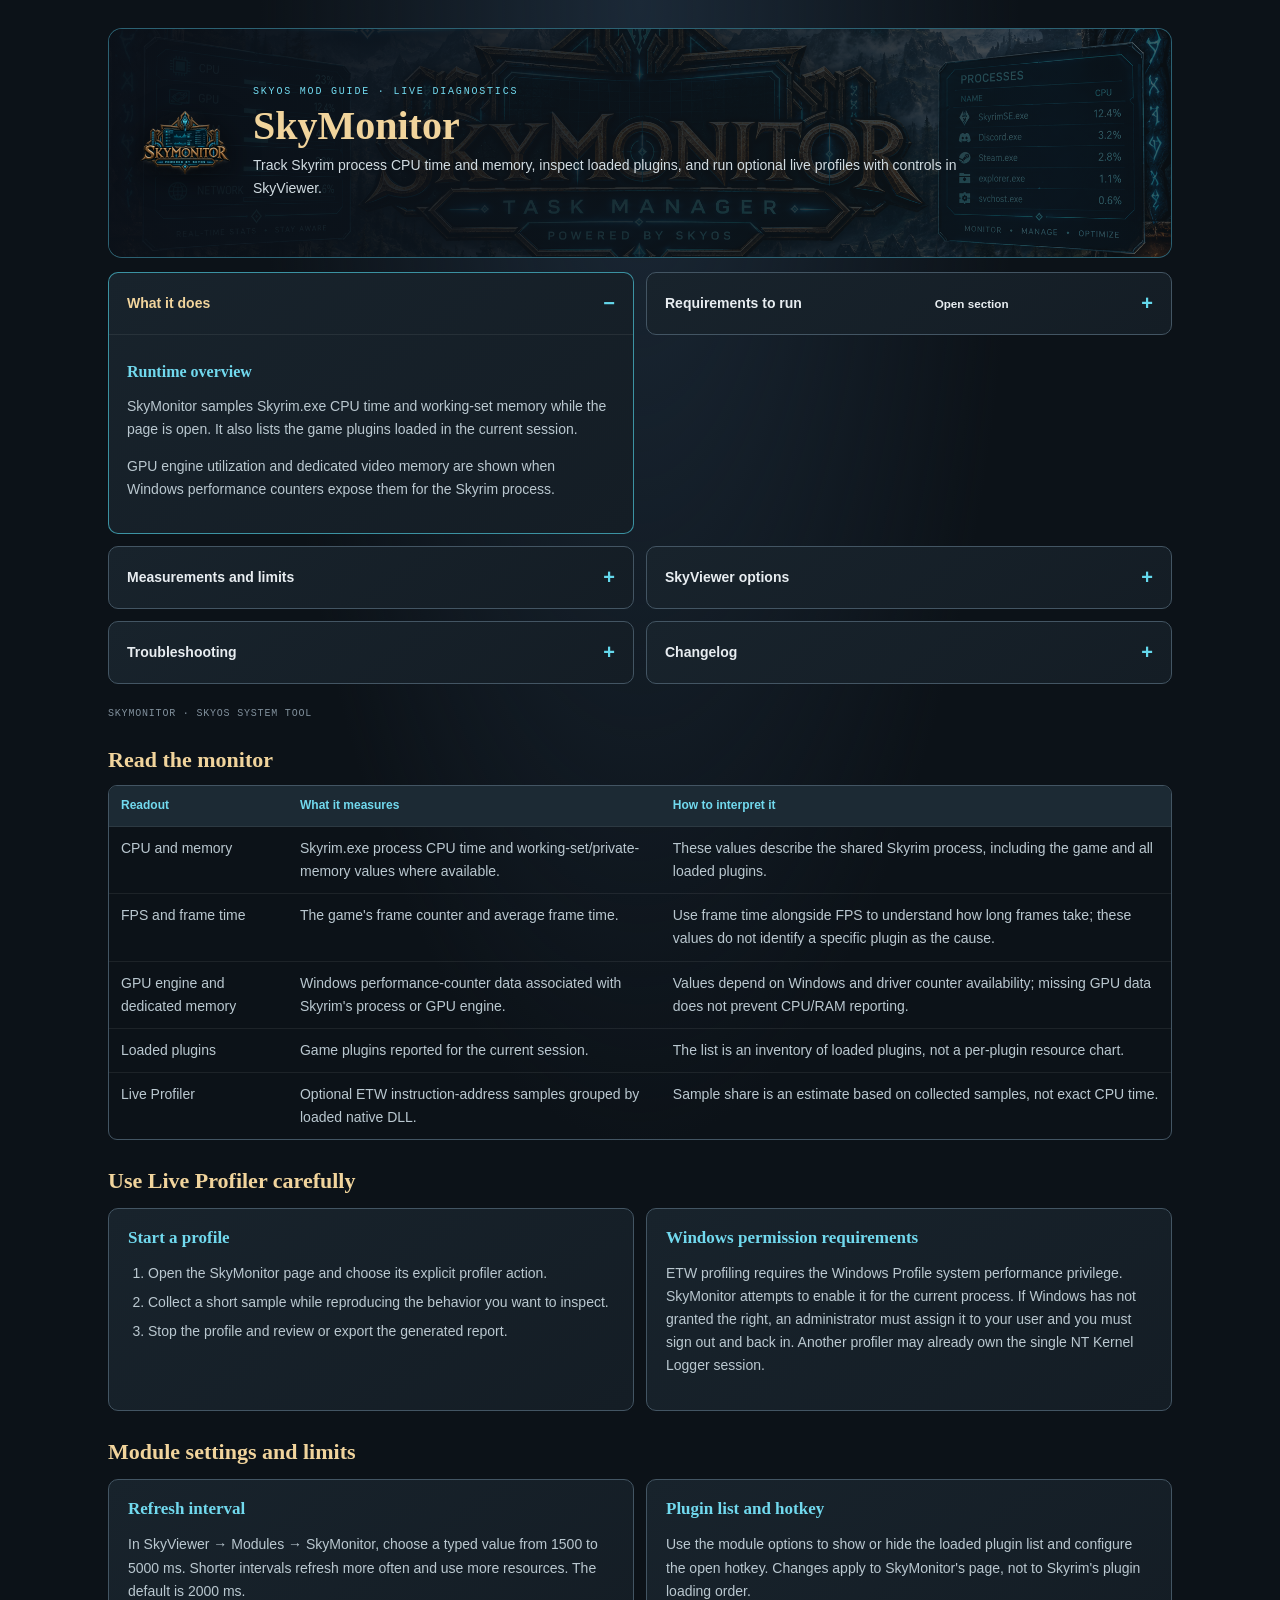
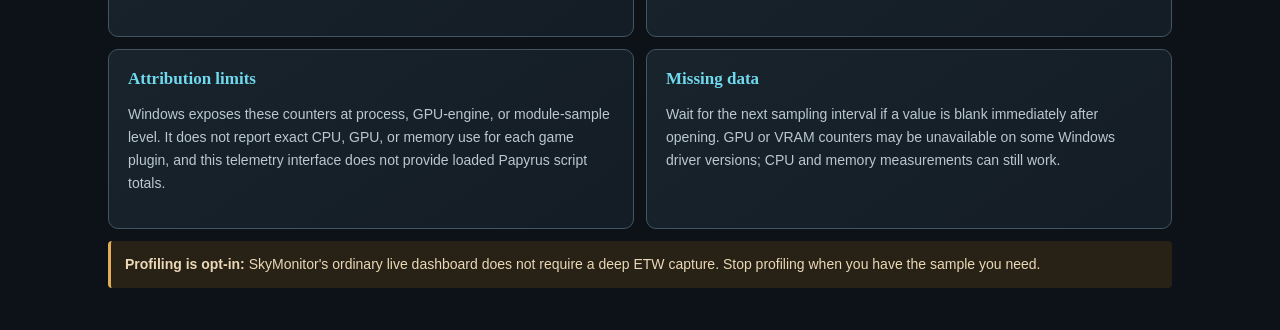
<file: data/SKSE/Plugins/SkyOS/Mods/SkyMonitor/SkyDocuments/SkyMonitor.html>
<!doctype html><html lang="en"><meta charset="utf-8"><meta name="viewport" content="width=device-width,initial-scale=1"><title>SkyMonitor · Mod Guide</title><style>*{box-sizing:border-box}html,body{margin:0;background:#0c1218;color:#e8edf1;font:14px/1.6 'Segoe UI',sans-serif}main{max-width:1050px;margin:auto;padding:28px}.hero{position:relative;isolation:isolate;min-height:220px;display:flex;align-items:center;overflow:hidden;padding:28px;border:1px solid #55cbea66;border-radius:14px;background:#101a22}.hero:before{position:absolute;z-index:-2;inset:0;content:'';background:url('../banner.png') center 46%/cover;opacity:.48}.hero:after{position:absolute;z-index:-1;inset:0;content:'';background:linear-gradient(90deg,#0b1119ef,#0c1419a8 70%,#0c141966)}.brand{display:flex;align-items:center;gap:20px}.brand img{width:104px;height:104px;object-fit:contain;filter:drop-shadow(0 5px 16px #000b)}.eyebrow{margin:0;color:#71d9ee;font:10px monospace;letter-spacing:.18em}.hero h1{margin:5px 0;color:#f1d49c;font:700 38px Georgia,serif}.hero p:last-child{margin:0;color:#c6d4dc}.grid{display:grid;grid-template-columns:repeat(2,minmax(0,1fr));gap:12px;margin-top:20px}details{align-self:start;overflow:hidden;border:1px solid #435563;border-radius:10px;background:linear-gradient(145deg,#17232c,#111820);transition:border-color .2s}details[open]{border-color:#50cee1a8}summary{display:flex;align-items:center;justify-content:space-between;gap:12px;padding:16px 18px;color:#dbe8ee;font-weight:700;cursor:pointer;list-style:none}summary::-webkit-details-marker{display:none}summary:after{content:'+';color:#64d8ec;font-size:20px}details[open] summary:after{content:'−'}.body{padding:0 18px 18px;border-top:1px solid #ffffff12;color:#bac8d0}.body h2{color:#71d9ee;font:700 16px Georgia,serif}.body li{margin:7px 0}.pill{display:inline-block;margin:3px 5px 3px 0;padding:4px 8px;border:1px solid #55cbea55;border-radius:99px;color:#8ee8f2;font:10px monospace}footer{margin-top:20px;color:#7c8a95;font:10px monospace}@media(max-width:680px){main{padding:14px}.grid{grid-template-columns:1fr}.hero h1{font-size:30px}.brand img{width:75px;height:75px}}:root{--doc-banner:url('../banner.png')}
:root{color-scheme:dark;--bg:#0c1218;--panel:#141d25;--panel2:#18232c;--line:#435563;--cyan:#71d9ee;--gold:#f1d49c;--text:#e8edf1;--muted:#bac8d0}
html{scroll-behavior:smooth}body{margin:0!important;padding:0!important;background:radial-gradient(ellipse at 50% 0,#1b2937 0,transparent 42%),var(--bg)!important;color:var(--text)!important;font:14px/1.65 'Segoe UI',sans-serif!important}main,.wrap{max-width:1120px!important;margin:0 auto!important;padding:28px!important}
.hero{position:relative!important;isolation:isolate;min-height:230px!important;display:flex!important;align-items:center;overflow:hidden;padding:28px!important;border:1px solid #55cbea66!important;border-radius:14px!important;background:#101a22!important;box-shadow:none!important}.hero:before{position:absolute;z-index:-2;inset:0;content:'';background:var(--doc-banner) center 46%/cover;opacity:.55;pointer-events:none}.hero:after{position:absolute;z-index:-1;inset:0;content:'';background:linear-gradient(90deg,#0b1119f2,#0c1419ad 72%,#0c141966);pointer-events:none}.hero>*{position:relative;z-index:1}.brand,.hero-brand{display:flex;align-items:center;gap:20px}.brand img,.hero-brand img,.hero>img.logo{width:96px!important;height:96px!important;object-fit:contain;filter:drop-shadow(0 5px 16px #000b)}.eyebrow{margin:0!important;color:var(--cyan)!important;font:10px monospace!important;letter-spacing:.18em!important;text-transform:uppercase}.hero h1{margin:5px 0!important;color:var(--gold)!important;font:700 clamp(30px,5vw,40px) Georgia,serif!important;line-height:1.12}.hero p:last-child,.lead{margin:0;color:#d1dce2!important;max-width:760px}h2,.section-title{margin:28px 0 10px;color:var(--gold);font:700 22px Georgia,serif}
.grid{display:grid!important;grid-template-columns:repeat(2,minmax(0,1fr));gap:12px;margin-top:14px}.cards{display:grid!important;grid-template-columns:repeat(2,minmax(0,1fr));gap:12px}.card,.cards>section,main>article{margin:0;padding:19px;border:1px solid var(--line);border-radius:10px;background:linear-gradient(145deg,var(--panel2),var(--panel));color:var(--text)}.card h2,.card h3,.cards h3{margin:0 0 7px;color:var(--cyan);font:700 17px Georgia,serif}.card p,.card li,.detail-body{color:var(--muted)}.card ul,.card ol,.detail-body ul{padding-left:20px}.card li,.detail-body li{margin:6px 0}.wide{grid-column:1/-1}.grid details{align-self:start;overflow:hidden;border:1px solid var(--line);border-radius:10px;background:linear-gradient(145deg,var(--panel2),var(--panel));transition:border-color .2s}.grid details[open]{border-color:#50cee1a8}.grid summary{display:flex;align-items:center;justify-content:space-between;gap:12px;min-height:54px;padding:14px 18px;color:#e8edf1;font-weight:700;cursor:pointer;list-style:none}.grid summary::-webkit-details-marker{display:none}.grid details[open]>summary{color:var(--gold)}.detail-body{padding:2px 20px 18px 22px}.table-wrap{overflow:auto;margin-top:12px;border:1px solid var(--line);border-radius:9px}.options{width:100%;border-collapse:collapse;min-width:640px}.options th,.options td{padding:10px 12px;text-align:left;vertical-align:top;border-bottom:1px solid #ffffff12}.options th{background:#1c2a34;color:var(--cyan);font-size:12px}.options td{color:var(--muted)}.options tr:last-child td{border-bottom:0}.callout,.note{margin-top:12px;padding:12px 14px;border-left:3px solid #e0ad58;border-radius:4px;background:#282116;color:#ead8b6}.banner{display:none!important}a{color:#8de5ef}footer{margin:24px 0 8px;color:#81909c;font:10px monospace;letter-spacing:.08em}
@media(max-width:720px){main,.wrap{padding:14px!important}.grid,.cards{grid-template-columns:1fr!important}.wide{grid-column:auto}.hero{padding:20px!important;min-height:185px!important}.brand,.hero-brand{gap:13px}.brand img,.hero-brand img,.hero>img.logo{width:72px!important;height:72px!important}}
</style><main><header class="hero"><div class="brand"><img src="../logo.png" alt="SkyMonitor logo"><div><p class="eyebrow">SKYOS MOD GUIDE · LIVE DIAGNOSTICS</p><h1>SkyMonitor</h1><p>Track Skyrim process CPU time and memory, inspect loaded plugins, and run optional live profiles with controls in SkyViewer.</p></div></div></header><section class="grid"><details open><summary>What it does</summary><div class="body"><h2>Runtime overview</h2><p>SkyMonitor samples Skyrim.exe CPU time and working-set memory while the page is open. It also lists the game plugins loaded in the current session.</p><p>GPU engine utilization and dedicated video memory are shown when Windows performance counters expose them for the Skyrim process.</p></div></details><details><summary>Requirements to run<small>Open section</small></summary><div class="detail-body"><h2>Requirements</h2><ul><li>Skyrim Special Edition / Anniversary Edition Latest Version (supported runtime).</li><li>SKSE Latest Version.</li><li>PrismaUI Latest Version.</li><li>SkyOS Latest Version.</li></ul></div></details><details><summary>Measurements and limits</summary><div class="body"><h2>Why there is no per-plugin CPU chart</h2><p>SKSE plugins and game plugins run inside Skyrim.exe. Windows reports resource usage at the process or GPU-engine level; it cannot attribute CPU, GPU, or memory allocations to each plugin. SkyMonitor lists plugins separately and labels resource use as shared process data rather than inventing per-plugin numbers.</p><p>FPS and average frame time come from the game frame counter. Loaded Papyrus script totals are not exposed through this telemetry API. Optional Live Profiler mode samples native CPU instruction addresses with Windows kernel ETW and groups them by loaded DLL; sample share is an estimate, not exact CPU time. ETW requires the Windows Profile system performance privilege. SkyMonitor tries to enable it for the current process; if Windows has not granted it to your account, an administrator must assign that user right and you must sign out and back in. An elevated launch may help. Another tool may already own the single NT Kernel Logger session. Stop profiling when finished.</p></div></details><details><summary>SkyViewer options</summary><div class="body"><h2>Adjust the monitor</h2><p>Open <b>SkyViewer → SkyMonitor</b> to set the refresh interval and toggle the loaded plugin list. The module also documents an open-hotkey preference, subject to SkyOS hotkey integration support.</p><span class="pill">Refresh interval: 1500–5000 ms. The field accepts typed values within its displayed minimum and maximum; shorter intervals use more resources.</span><span class="pill">Live load order</span></div></details><details><summary>Troubleshooting</summary><div class="body"><h2>Missing GPU or VRAM values</h2><p>Some Windows driver versions do not publish the English GPU Engine or GPU Process Memory counters. CPU and RAM can still be reported. If CPU is blank immediately after opening, wait for the next sample.</p></div></details><details><summary>Changelog</summary><div class="body"><h2>SkyMonitor · Initial SkyOS release</h2><ul><li>Added process CPU and working-set memory telemetry.</li><li>Added optional Windows GPU engine and dedicated-memory counters.</li><li>Added the active game-plugin list and SkyViewer settings module.</li><li>Added FPS, average frame time, thread CPU, private memory, and system RAM metrics.</li><li>Added opt-in ETW native module CPU sample attribution with a clear elevated-launch requirement.</li><li>Documented limits around per-plugin CPU, GPU, memory attribution, and script totals.</li></ul></div></details></section><footer>SKYMONITOR · SKYOS SYSTEM TOOL</footer>
<section class="reference-section"><h2 class="section-title">Read the monitor</h2><div class="table-wrap"><table class="options"><thead><tr><th>Readout</th><th>What it measures</th><th>How to interpret it</th></tr></thead><tbody><tr><td>CPU and memory</td><td>Skyrim.exe process CPU time and working-set/private-memory values where available.</td><td>These values describe the shared Skyrim process, including the game and all loaded plugins.</td></tr><tr><td>FPS and frame time</td><td>The game's frame counter and average frame time.</td><td>Use frame time alongside FPS to understand how long frames take; these values do not identify a specific plugin as the cause.</td></tr><tr><td>GPU engine and dedicated memory</td><td>Windows performance-counter data associated with Skyrim's process or GPU engine.</td><td>Values depend on Windows and driver counter availability; missing GPU data does not prevent CPU/RAM reporting.</td></tr><tr><td>Loaded plugins</td><td>Game plugins reported for the current session.</td><td>The list is an inventory of loaded plugins, not a per-plugin resource chart.</td></tr><tr><td>Live Profiler</td><td>Optional ETW instruction-address samples grouped by loaded native DLL.</td><td>Sample share is an estimate based on collected samples, not exact CPU time.</td></tr></tbody></table></div><h2 class="section-title">Use Live Profiler carefully</h2><div class="grid"><article class="card"><h3>Start a profile</h3><ol><li>Open the SkyMonitor page and choose its explicit profiler action.</li><li>Collect a short sample while reproducing the behavior you want to inspect.</li><li>Stop the profile and review or export the generated report.</li></ol></article><article class="card"><h3>Windows permission requirements</h3><p>ETW profiling requires the Windows Profile system performance privilege. SkyMonitor attempts to enable it for the current process. If Windows has not granted the right, an administrator must assign it to your user and you must sign out and back in. Another profiler may already own the single NT Kernel Logger session.</p></article></div><h2 class="section-title">Module settings and limits</h2><div class="grid"><article class="card"><h3>Refresh interval</h3><p>In SkyViewer → Modules → SkyMonitor, choose a typed value from 1500 to 5000 ms. Shorter intervals refresh more often and use more resources. The default is 2000 ms.</p></article><article class="card"><h3>Plugin list and hotkey</h3><p>Use the module options to show or hide the loaded plugin list and configure the open hotkey. Changes apply to SkyMonitor's page, not to Skyrim's plugin loading order.</p></article><article class="card"><h3>Attribution limits</h3><p>Windows exposes these counters at process, GPU-engine, or module-sample level. It does not report exact CPU, GPU, or memory use for each game plugin, and this telemetry interface does not provide loaded Papyrus script totals.</p></article><article class="card"><h3>Missing data</h3><p>Wait for the next sampling interval if a value is blank immediately after opening. GPU or VRAM counters may be unavailable on some Windows driver versions; CPU and memory measurements can still work.</p></article></div><p class="callout"><strong>Profiling is opt-in:</strong> SkyMonitor's ordinary live dashboard does not require a deep ETW capture. Stop profiling when you have the sample you need.</p></section>
</main></html>
</file>
